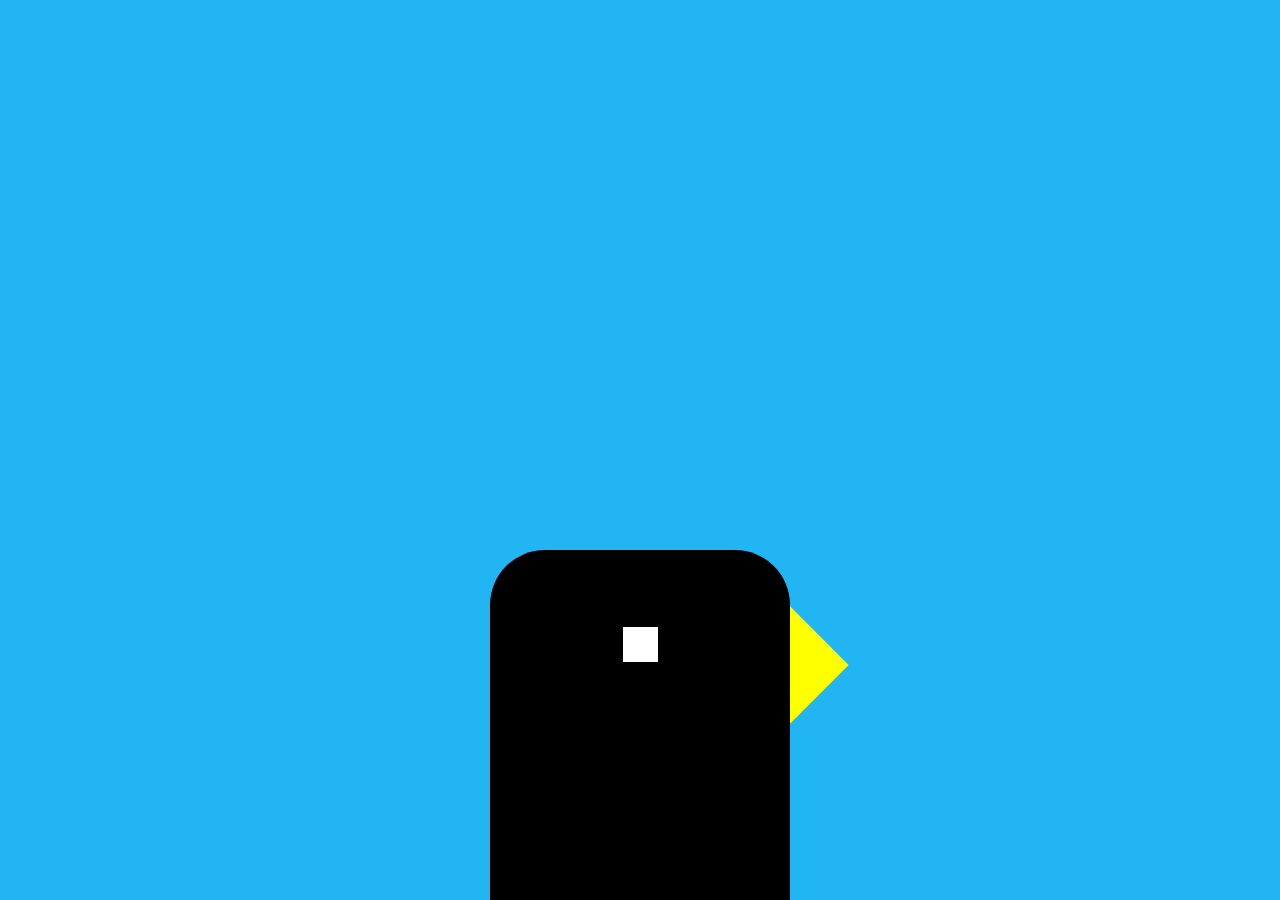
<file: week1/bird/index.html>
<!DOCTYPE html>
<html lang="en">
<head>
    <meta charset="UTF-8">
    <meta http-equiv="X-UA-Compatible" content="IE=edge">
    <meta name="viewport" content="width=device-width, initial-scale=1.0">
    <title>Bird</title>
    <link rel="stylesheet" href="style.css"/>

</head>
<body>
    <div class="Bird">
    <div class="body">
    <div class="eye"></div>
    </div>
    <div class="beak"></div>
    </div>
</body>
</html>
</file>
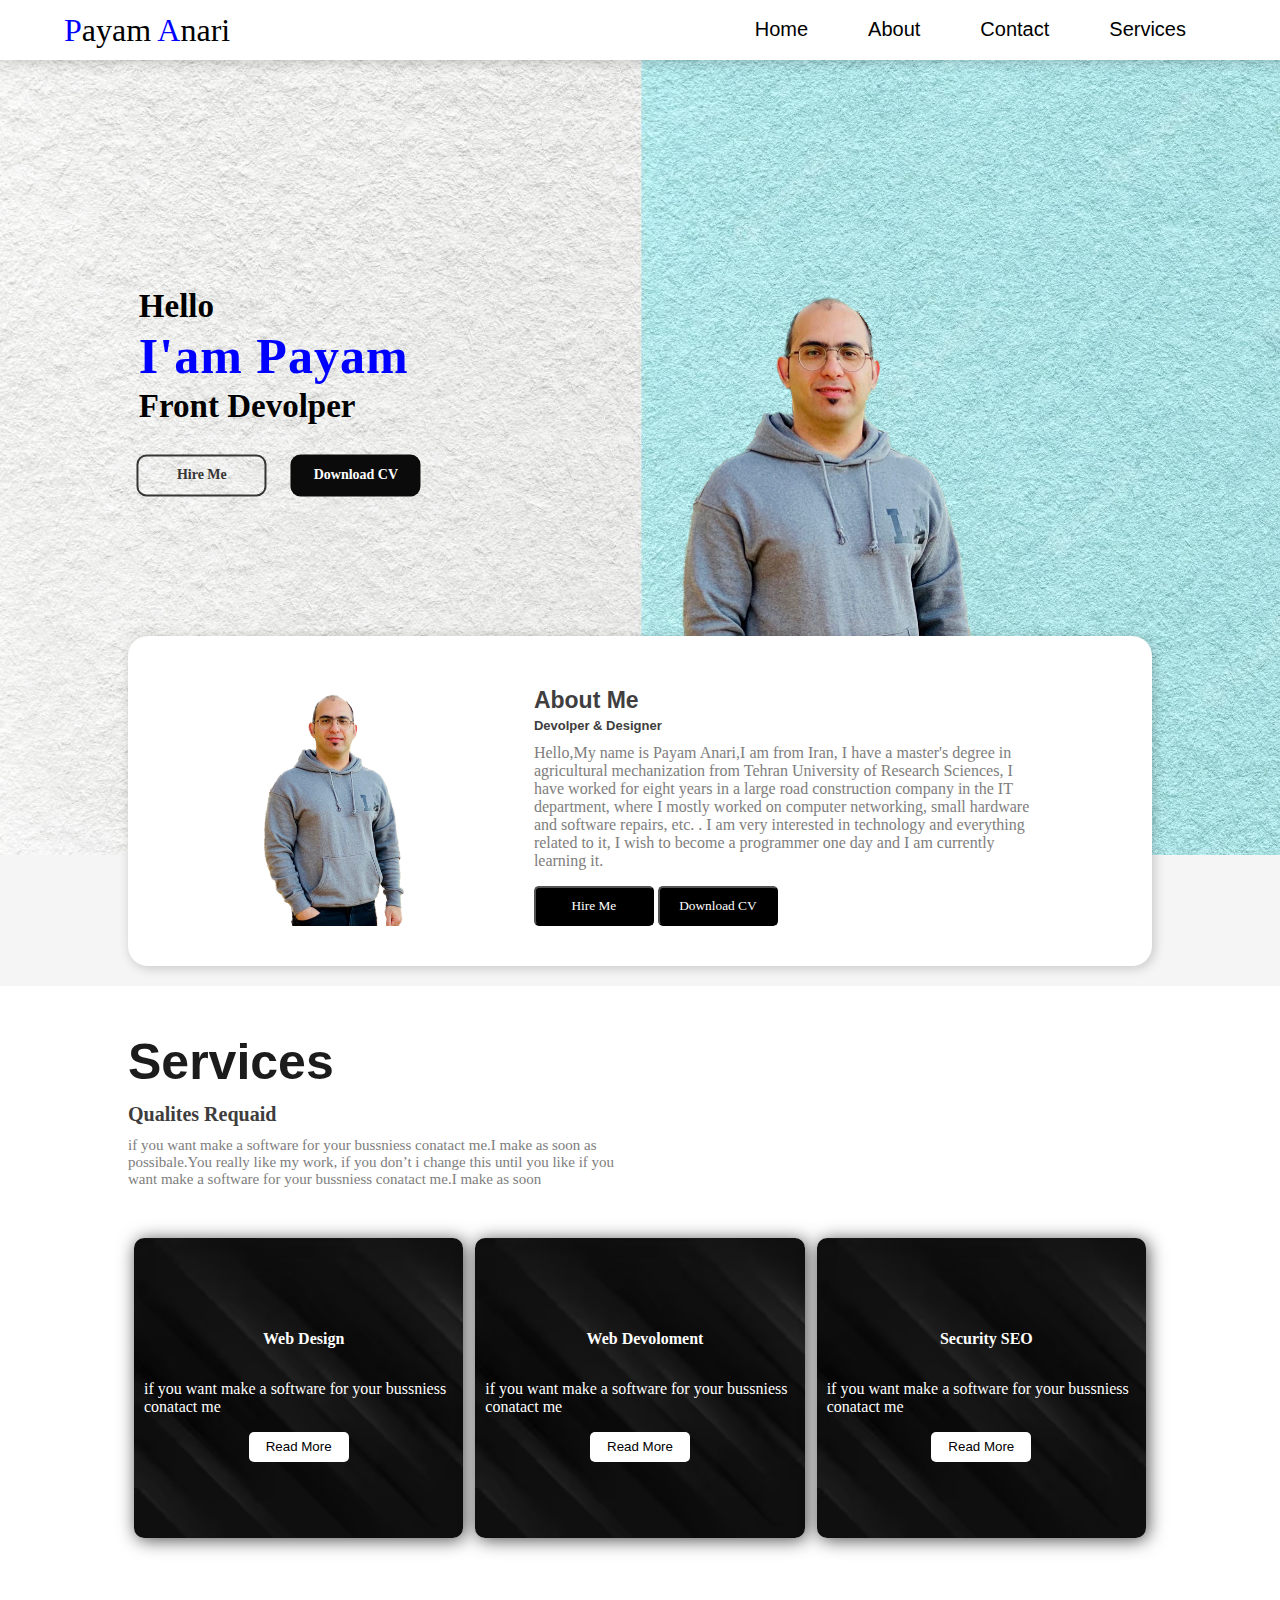
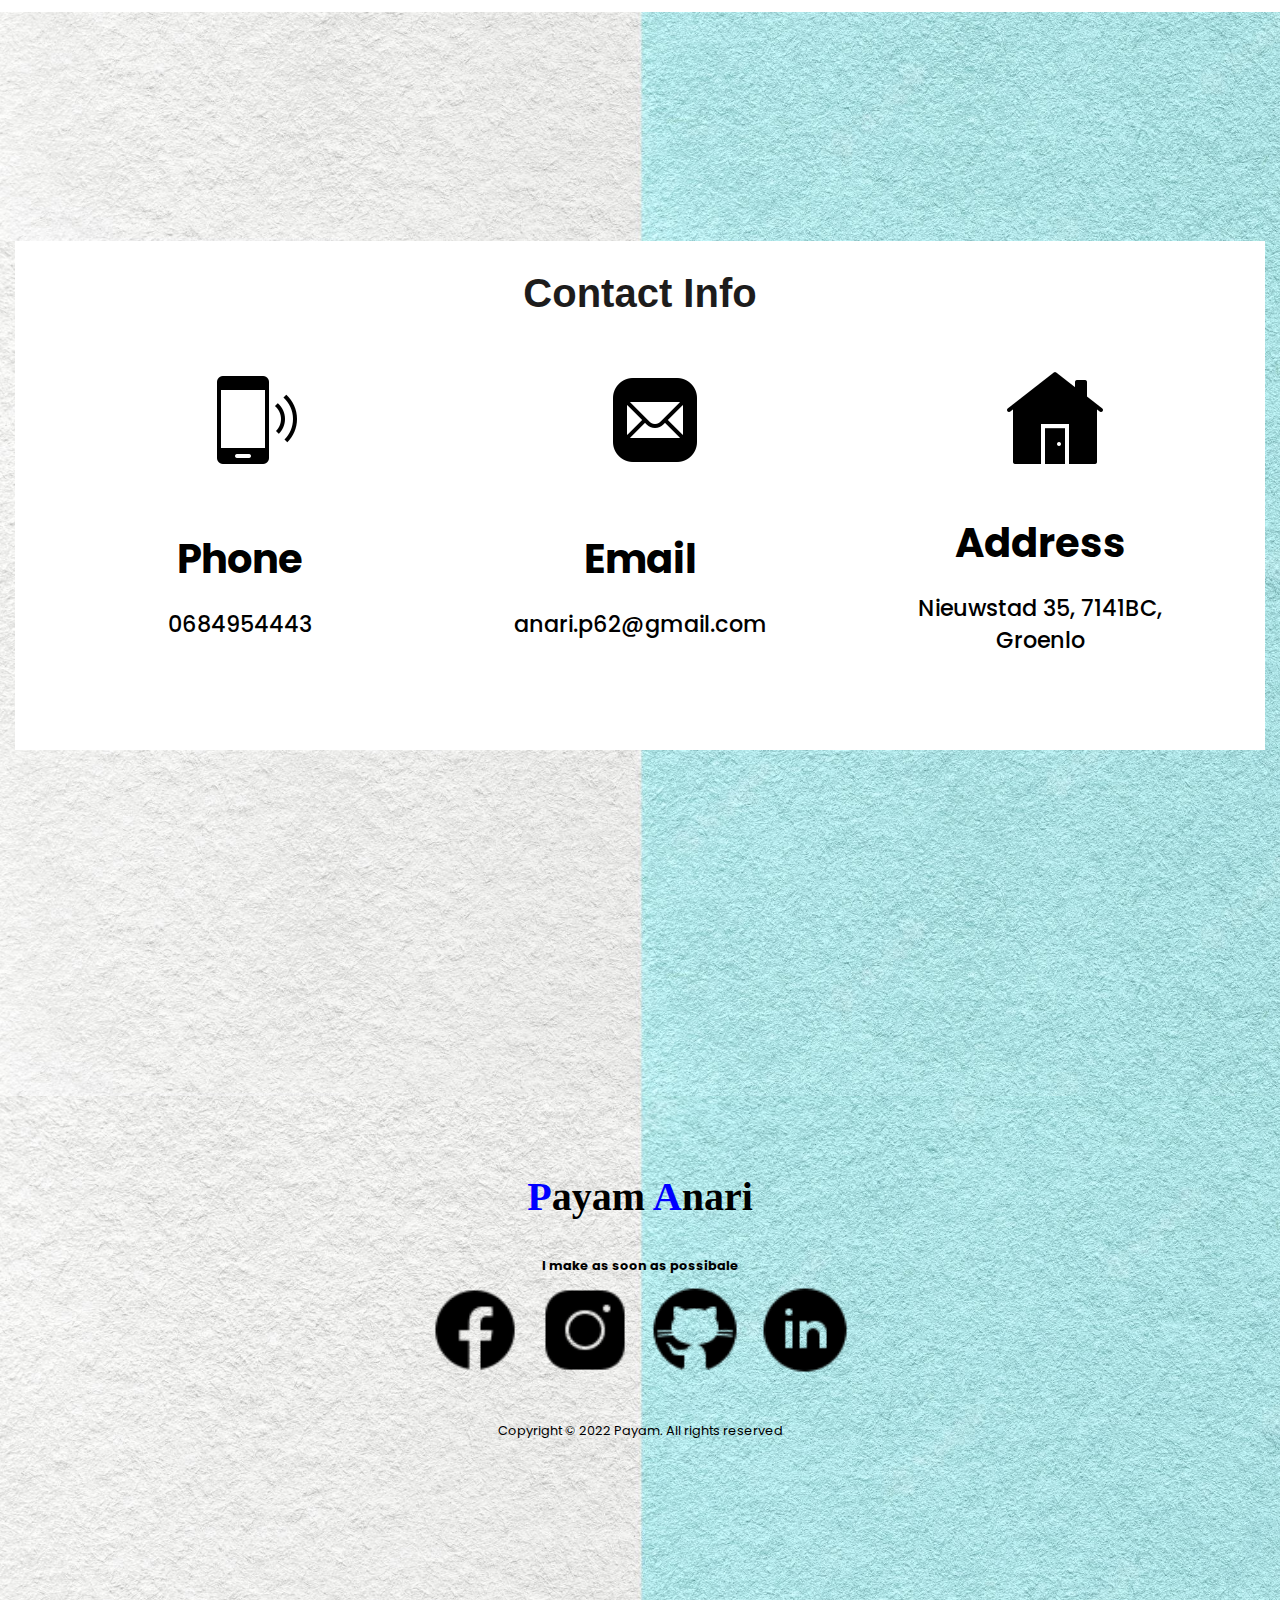
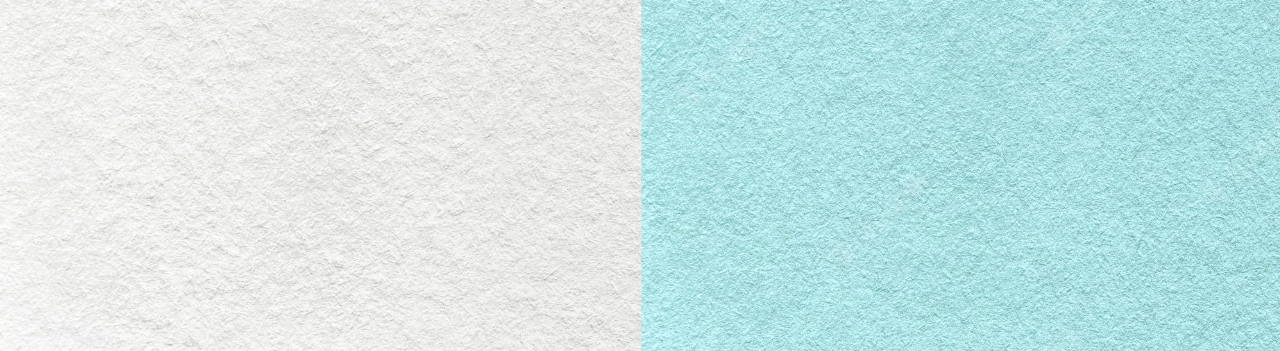
<file: week1/Digital Resume/index.html>
<!DOCTYPE html>
<html lang="en">
<head>
  <meta charset="UTF-8">
  <meta http-equiv="X-UA-Compatible" content="IE=edge">
  <meta name="viewport" content="width=device-width, initial-scale=1.0">
  <title>Portfolio</title>
  <link rel="stylesheet" href="style.css">
  <link href='https://fonts.googleapis.com/css?family=Poppins' rel='stylesheet'>
</head>
<body>
  <section>
    <!-- Nav-->
    <nav>
      <a href="#" class="logo"><span>P</span>ayam <span>A</span>nari </a>
      <ul>
        <li><a href="#home">Home</a></li>
        <li><a href="#about">About</a></li>
        <li><a href="#contact">Contact</a></li>
        <li><a href="#services">Services</a></li>
      </ul>
      <div class="toggle"></div>
    </nav>
        <!-- Home-->

    <div class="text-container">
      <p>Hello</p>
      <p>I'am Payam</p>
      <p>Front Devolper</p>
      <button class="hire-btn">Hire Me</button>
      <button class="down-cv">Download CV</button>
    </div>
    <img class="model" src="images/payam.png" alt="model">

        <!-- About-->

    <div class="about-container">
      <img src="images/payam.png" alt="payam">
    <div class="about-text">
      <p>About Me</p>
      <p>Devolper & Designer</p>
      <p>Hello,My name is Payam Anari,I am from Iran, I have a master's degree in agricultural mechanization from Tehran University of Research Sciences, I have worked for eight years in a large road construction company in the IT department, where I mostly worked on computer networking, small hardware and software repairs, etc.  .  I am very interested in technology and everything related to it, I wish to become a programmer one day and I am currently learning it.  </p>
    <button>Hire Me</button>
    <button>Download CV</button>
    </div>
    </div>

        <!-- Services-->

  <section id="services">
    <div class="services">
      <div class="services-text">
        <p>Services</p>
        <p>Qualites Requaid</p>
        <p>if you want make a software for your bussniess conatact me.I make as soon as possibale.You really like my work, if you don&#8217;t i change this until you like if you want make a software for your bussniess conatact me.I make as soon</p>
      </div>
      <div class="box-container">
        <div class="icon">
        </div>
        <div class="box-1">
          <p class="heading">Web Design</p>
          <p class="details">if you want make a software for your bussniess conatact me</p>
         <button>Read More</button>
        </div>
        <div class="icon">
        </div>
       <div class="box-2">
        <p class="heading">Web Devoloment</p>
        <p class="details">if you want make a software for your bussniess conatact me</p>
        <button>Read More</button>
       </div>
       <div class="icon">
      </div>
       <div class="box-3">
        <p class="heading">Security SEO</p>
        <p class="details">if you want make a software for your bussniess conatact me</p>
        <button>Read More</button>
       </div>
      </div>
    </div>
     </section>

         <!--Contact-->

        <section id="contact">
          <div class="contact container">
            <div>
              <h1 class="se-title">Contact Info</h1>
            </div>
            <div class="contact-items">
              <div class="contact-item">
                <div class="icon"><img src="images/icon1.png" /></div>
                <div class="contact-info">
                  <h1>Phone</h1>
                  <h2>0684954443</h2>
                </div>
              </div>
              <div class="contact-item">
                <div class="icon"><img src="images/icon2.png" />
                </div>
                <div class="contact-info">
                  <h1>Email</h1>
                  <h2>anari.p62@gmail.com</h2>
                </div>
              </div>
              <div class="contact-item">
                <div class="icon"><img src="images/icon3.png" /></div>
                <div class="contact-info">
                  <h1>Address</h1>
                  <h2>Nieuwstad 35, 7141BC, Groenlo</h2>
                </div>
              </div>
            </div>
          </div>
          </section>

              <!-- Footer-->

          <section id="footer">
            <div class="footer container">
              <div class="logo">
                <h1><span>P</span>ayam <span>A</span>nari</h1>
              </div>
              <h2>I make as soon as possibale</h2>
              <div class="social-icon">
                <div class="social-item">
                  <a target="-blank" href="https://m.facebook.com/payam.anari?_rdr"><img src="images/icon4.png" /></a>
                </div>
                <div class="social-item">
                  <a target="-blank" href="https://www.instagram.com/payam.anari/"><img src="images/icon7.png" /></a>
                </div>
                <div class="social-item">
                  <a target="-blank" href="https://github.com/PayamAnari"><img src="images/icon5.png" /></a>
                </div>
                <div class="social-item">
                  <a target="-blank" href=""><img src="images/icon6.png" /></a>
                </div>
              </div>
              <p>Copyright © 2022 Payam. All rights reserved</p>
            </div>
  </section>
</body>
</html>
</file>
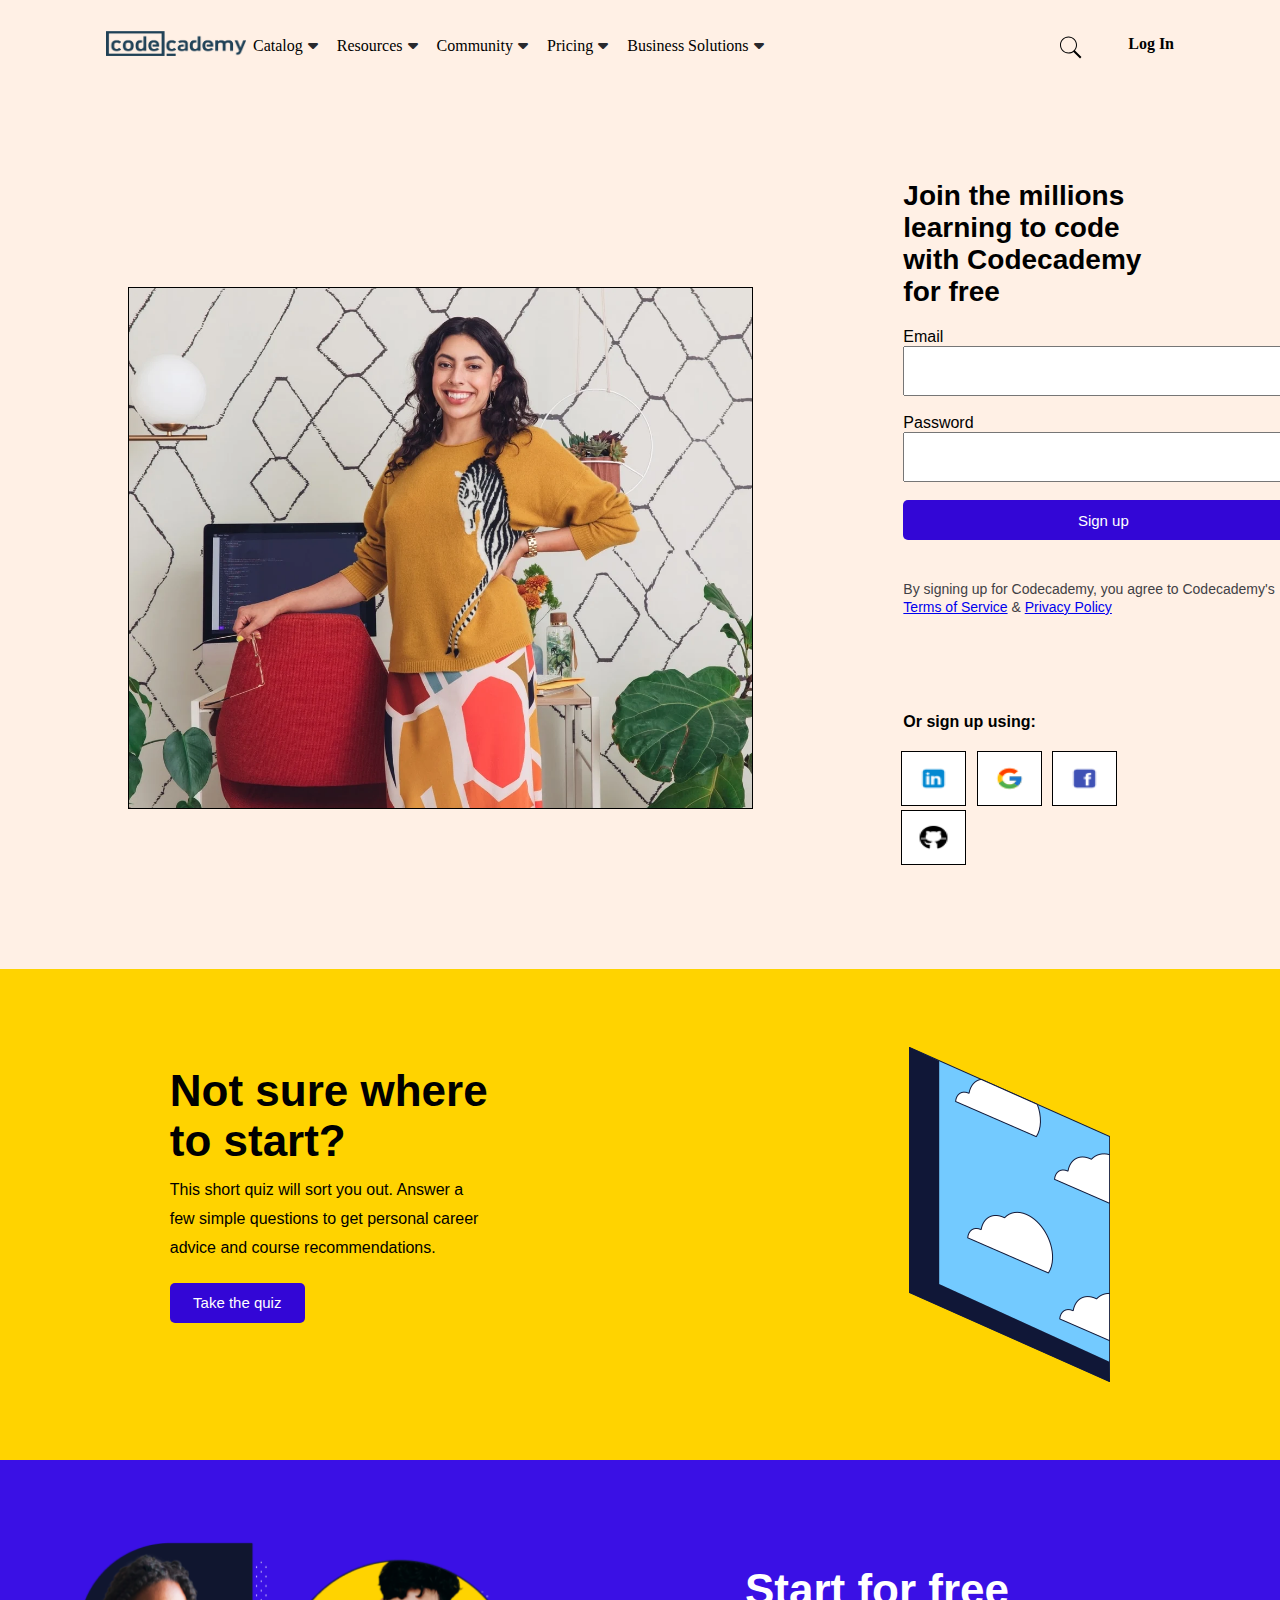
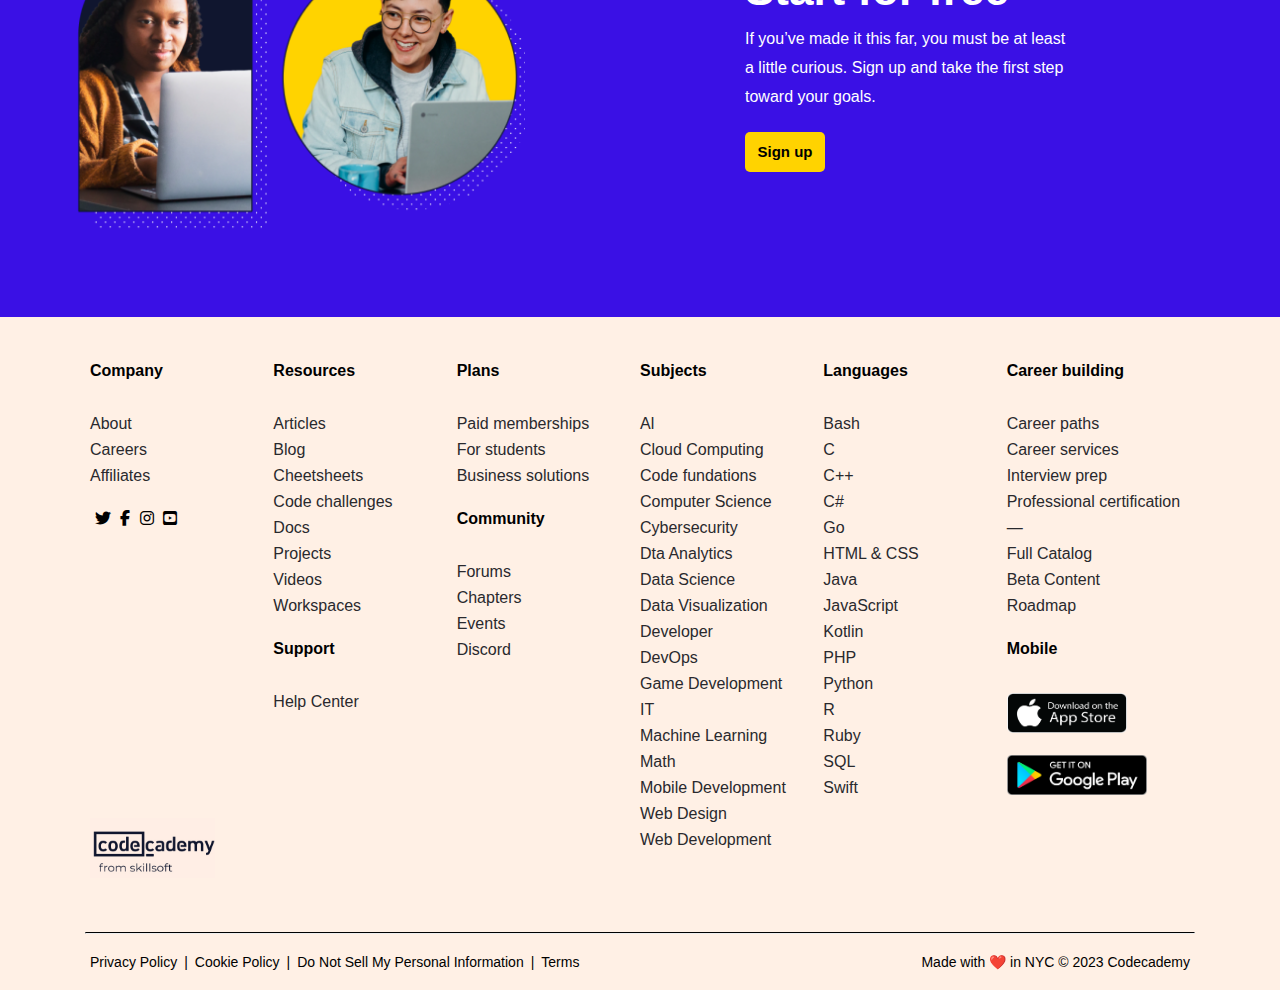
<file: week2/WEBSITENAME-copy/index.html>
<!DOCTYPE html>
<html lang="en">
<head>
  <meta charset="UTF-8">
  <meta http-equiv="X-UA-Compatible" content="IE=edge">
  <meta name="viewport" content="width=device-width, initial-scale=1.0">
  <link rel="stylesheet" href="style.css">
  <link rel="stylesheet" href="https://cdnjs.cloudflare.com/ajax/libs/font-awesome/6.3.0/css/all.min.css">
  <title>codecademy</title>
</head>
<body>
  <header>
    <!-- Header-->
    <div class="logo-container">
      <div class="logo">
        <img src="images/logo.png" alt="logo">
      </div>
    </div>
    <nav>
      <ul class="nav-links">
          <li ><a class="nav-link" href="#">Catalog<i class="fa fa-caret-down"></i></a></li>
          <li ><a class="nav-link" href="#">Resources<i class="fa fa-caret-down"></i></a></li>
          <li ><a class="nav-link" href="#">Community<i class="fa fa-caret-down"></i></a></li>
          <li ><a class="nav-link" href="#">Pricing<i class="fa fa-caret-down"></i></a></li>
          <li ><a class="nav-link" href="#">Business Solutions<i class="fa fa-caret-down"></i></a></li>
      </ul>
    </nav>
    <div class="end">
    <div class="search">
      <img src="images/icons8-search.svg" alt="search">
    </div>
    <!--Log in section-->
    <div class="log">Log In</div>
  </div>
  </header>
    <!--Main section-->
  <main>
    <section class="present">
      <div class="cover">
        <img src="images/bd870120b390f25da8a6b059020cd183.webp" alt="">
      </div>
      <div class="introduction">
      <div class="intro-text">
        <h1>Join the millions learning to code with Codecademy for free</h1>
      </div>
      <!--Form section-->
        <form class="form">
          <label for="Email">Email</label><br />
          <input type="text" id="username" name="username"><br />
          <br>
          <label for="password">Password</label><br />
          <input type="password" id="password" name="password"><br />
          <br>
          <button type="submit">Sign up</button>
          <br>
          <p>By signing up for Codecademy, you agree to Codecademy's </p>
          <p><a href="url">Terms of Service</a> & <a href="url">Privacy Policy</a></p>
        </form>
      <!--Social section-->
       <div class="social">
        <p>Or sign up using:</p>
        <div class="social-icon">
        <div class="social-item">
          <a href="#"><img src="images/icon1.png"></a>
          <a href="#"><img src="images/icon2.png"></a>
          <a href="#"><img src="images/icon3.png"></a>
          <a href="#"><img src="images/icon4.png"></a>
        </div>
        </div>
       </div>
    </div>
    </section>
    <!--Window section-->
    <section class="window">
    <div class="window-container">
      <img src="images/www.png" alt="window">
      <div class="window-text">
      <h2>Not sure where</h2>
        <h3>to start?</h3>
        <p>This short quiz will sort you out. Answer a<br> few simple questions to get personal career<br> advice and course recommendations.</p>
        <button>Take the quiz</button>
      </div>
    </div>
  </section>
  </main>
    <!--Woman section-->
  <section class="woman">
    <div class="woman-container">
      <img src="images/woman2.webp" alt="">
      <div class="woman-text">
      <h4>Start for free</h4>
      <p>If you’ve made it this far, you must be at least<br> a little curious. Sign up and take the first step<br> toward your goals.</p>
      <button>Sign up</button>
      </div>
    </div>
  </section>
   <!--Footer-->
  <footer>
    <div class="main">
      <div class="tag">
        <h1>Company</h1>
        <p>About</p>
        <p>Careers</p>
        <p>Affiliates</p>
        <div class="social">
          <ul>
            <li><i class="fa-brands fa-twitter"></i></li>
            <li><i class="fa-brands fa-facebook-f"></i></li>
            <li><i class="fa-brands fa-instagram"></i></li>
            <li><i class="fa-brands fa-square-youtube"></i></li>
          </ul>
        </div>
        <img class="code" src="images/IMG_1663.jpg" alt="">
      </div>
    <div class="tag">
      <h1>Resources</h1>
      <p>Articles</p>
      <p>Blog</p>
      <p>Cheetsheets</p>
      <p>Code challenges</p>
      <p>Docs</p>
      <p>Projects</p>
      <p>Videos</p>
      <p>Workspaces</p>
      <h2>Support</h2>
      <p>Help Center</p>
    </div>
    <div class="tag">
      <h1>Plans</h1>
      <p>Paid memberships</p>
      <p>For students</p>
      <p>Business solutions</p>
      <h2>Community</h2>
      <p>Forums</p>
      <p>Chapters</p>
      <p>Events</p>
      <p>Discord</p>
    </div>
    <!--I tried to put the vertical line here, but unfortunately ,after putting the line ,the rest of the parts were messed up,and i could'nt find a way-->
    <!-- <hr width="1" size="500" style="0 auto"/> -->
    <div class="tag">
      <h1>Subjects</h1>
      <p>Al</p>
      <p>Cloud Computing</p>
      <p>Code fundations</p>
      <p>Computer Science</p>
      <p>Cybersecurity</p>
      <p>Dta Analytics</p>
      <p>Data Science</p>
      <p>Data Visualization</p>
      <p>Developer</p>
      <p>DevOps</p>
      <p>Game Development</p>
      <p>IT</p>
      <p>Machine Learning</p>
      <p>Math</p>
      <p>Mobile Development</p>
      <p>Web Design</p>
      <p>Web Development</p>
    </div>
    <div class="tag">
      <h1>Languages</h1>
      <p>Bash</p>
      <p>C</p>
      <p>C++</p>
      <p>C#</p>
      <p>Go</p>
      <p>HTML & CSS</p>
      <p>Java</p>
      <p>JavaScript</p>
      <p>Kotlin</p>
      <p>PHP</p>
      <p>Python</p>
      <p>R</p>
      <p>Ruby</p>
      <p>SQL</p>
      <p>Swift</p>
    </div>
    <div class="tag">
      <h1>Career building</h1>
      <p>Career paths</p>
      <p>Career services</p>
      <p>Interview prep</p>
      <p>Professional certification</p>
      <p>—</p>
      <p>Full Catalog</p>
      <p>Beta Content</p>
      <p>Roadmap</p>
      <h2>Mobile</h2>
      <div class="mob">
        <img class="apple"src="images/apple1.png" alt="">
        <br>
        <br>
        <img class="google" src="images/google.png" alt="">
      </div>
      </div>
    </div>
    <hr>
    <div class="last">
      <h3><a href="#">Privacy Policy</a>&ensp;|&ensp;<a href="#">Cookie Policy</a>&ensp;|&ensp;<a href="#">Do Not Sell My Personal Information</a>&ensp;|&ensp;<a href="#">Terms</a></h3>
      <p>Made with ❤️ in NYC © 2023 Codecademy</p>
    </div>
  </footer>
</body>
</html>
</file>
<file: week1/bird/style.css>
body{
    background-color: rgb(34, 181, 244);
}
.Bird {
    position: absolute;
    left: 50%;
    bottom: 0;
    transform: translateX(-50%);
    
}

.body {
    position: relative;
    background-color: black;
    width: 300px;
    height: 350px;
    border-radius: 55px 55px 0 0;
    
}
.eye {
    position: relative;
    background-color: white;
    width: 35px;
    height: 35px;
    margin: auto;
    top: 22%;

}
.beak {
    position: absolute;
    background-color: yellow;
    width: 90px;
    height: 90px;
    right: -40px;
    top: 20%;
    z-index: -1;
    transform: rotate(405deg);
}
</file>
<file: week1/Digital Resume/style.css>
body {
  background-color: #f6f5f5;
  font-family:poppins;
  margin: 0px;
  padding: 0px;
}
ul {
  list-style: none;
}
a {
  text-decoration: none;
}
section {
  width: 100%;
  height: 95vh;
  background-image: url(images/image2.jpg);
  background-size: cover;
  background-repeat: no-repeat;
  position: relative;
}

/* Nav */
nav {
  display: flex;
  justify-content: space-between;
  align-items: center;
  height: 60px;
  background-color: #ffffff;
  box-shadow: 2px 2px 12px rgba(0,0,0,0.2);
  padding: 0px 5%;
}
nav ul {
  display: flex;
}
.toggle {
  display: none;
}
nav ul li a {
  margin: 30px;
  color: black;
  font-size: 20px;
  font-weight: 700px;
  font-family: 'Lucida Sans', 'Lucida Sans Regular', 'Lucida Grande', 'Lucida Sans Unicode', Geneva, Verdana, sans-serif;
}
nav ul li a:hover {
  color: rgb(13, 227, 255);
}
.logo {
  font-family: georgia;
  color: #000000;
  font-size: 32px;
}
span {
  color: blue;
}

/*Home*/
.model {
  height: 530px;
  position: absolute;
  top: 30%;
  left: 70%;
  transform: translateX(-70%);
}
.text-container p:nth-child(1) {
  font-family: calibri;
  font-weight: bold;
  color: black;
  font-size: 33px;
}
.text-container p:nth-child(2) {
  font-family: times;
  font-weight: bold;
  letter-spacing: 1px;
  color: blue;
  font-size: 50px;
}
.text-container p:nth-child(3) {
  font-family: calibri;
  font-weight: bold;
  color: black;
  font-size: 33px;
}
.text-container p {
  margin: 45px 12px 45px;
  line-height: 5px;
}
.text-container button {
  width: 130px;
  height: 42px;
  border-radius: 10px;
  font-family: calibri;
  font-weight: bold;
  font-size: 14px;
  outline: none;
  margin: 0px 10px;
}
.text-container {
  position: absolute;
  left: 13%;
  top: 42%;
  transform: translate(-13%,-42%);
}
.hire-btn {
  border: 2px solid #373636;
  color: #373636;
  background-color: transparent;
}
.hire-btn:hover {
  color: crimson;
}
.down-cv {
  background-color: #0b0b0b;
  color: #fff;
  border: none;
}
.down-cv:hover {
  color: crimson;
}
button:active {
  transform: scale(1.1);
}

/* About */
.about-container {
  width: 80%;
  height: 330px;
  background: #ffffff;
  border-radius: 20px;
  box-shadow: 2px 2px 12px rgba(0,0,0,0.2);
  display: flex;
  margin: 45% auto 20px auto;
  position: relative;
  justify-content: space-evenly;
  align-items: center;
}
.about-container img {
  height: 250px;
}
.about-text {
  width: 500px;
}
.about-text p:nth-child(1) {
  color: #403e3e;
  font-family: sans-serif;
  font-weight: bold;
  font-size: 23px;
  line-height: 0px;
}
.about-text p:nth-child(2) {
  color: #3e3d3d;
  font-size: 13px;
  font-family: sans-serif;
  font-weight: bold;
  line-height: 5px;
}
.about-text p:nth-child(3) {
  color: #7e7d7d;
  font-family: calibri;
  font-size: 16px;
}
.about-text button {
  width: 120px;
  height: 40px;
  color: #ffffff;
  font-family: calibri;
  background-color: black;
  border-radius: 5px;
}
.about-text button:hover {
  color: crimson;
}
/* Services*/
.services {
  height: 600px;
  background-color: #ffffff;
  padding: 2% 10% 0px 10%;
}
.services-text p:nth-child(1) {
  font-family: sans-serif;
  font-weight: bold;
  color: #1d1c1c;
  font-size: 50px;
  line-height: 0px;
}
.services-text p:nth-child(2) {
  font-family: calibri;
  font-weight: bold;
  color: #3e3d3d;
  font-size: 20px;
  line-height: 5px;
}
.services-text p:nth-child(3) {
  font-family: calibri;
  color: #7e7d7d;
  font-size: 15px;
}
.services-text {
  width: 500px;
  margin: 50px 0px;
}
.box-container {
  display: flex;
  justify-content: space-between;
}
.box-1, .box-2, .box-3 {
  width: 450px;
  height: 300px;
  background-repeat: no-repeat;
  background-size: cover;
  box-shadow: 2px 2px 18px rgba(0,0,0,0.7);
  align-items: center;
  justify-content: center;
  display: flex;
  flex-direction: column;
  margin: 0px 6px;
  border-radius: 10px;
}


.heading {
  padding-left: 10px;
  color: white;
  font-family: georgia;
  font-weight: bold;
}
.details {
  font-family: calibri;
  font-weight: lighter;
  padding-left: 10px;
  color: white;
}
.box-1 {
  background-image: url(images/black.jpg);
}
.box-2 {
  background-image: url(images/black.jpg);
}
.box-3 {
  background-image: url(images/black.jpg);
}
.box-1 button,
.box-2 button,
.box-3 button {
  width: 100px;
  height: 30px;
  background-color: #ffffff;
  border: none;
  outline: none;
  border-radius: 5px;
}
.box-1 button:hover {
  color: crimson;
}
.box-2 button:hover {
  color: crimson;
}
.box-3 button:hover {
  color: crimson;
}

/* Contact*/
#contact .contact {
  flex-direction: row;
  display: grid;
  max-width: 1200px;
  margin: 0 auto;
  width: 100%;
  padding: 25px;
  background-color: white;
}

#contact .contact-items {
		width: 100%;
		display: flex;
		flex-direction: row;
		justify-content: space-evenly;
		margin: 0;
	}
#contact .contact-item {
  width: 60%;
  padding: 20px;
  text-align: center;
  border-radius: 10px;
  margin: 30px;
  display: grid;
  justify-content: center;
  align-item: center;
  flex-direction: column;
  box-shodow: 0px 0pc 18px #212121;
  transition: 0.3s ease box-shadow;
}
#contact .contact-item:hover{
  box-shadow: 0px 0px 7px 0 #212121;
}
#contact .icon {
  width: 70px;
  margin: 0 auto;
  margin-bottom: 10px;
}
#contact .contact-info h1 {
  font-size: 2.5rem;
  font-weight: bold;
  margin-bottom: 5px;
}
#contact .contact-info h2 {
  font-size: 1.4rem;
  line-height: 2rem;
  font-weight: 500;
}
.se-title {
  font-family: sans-serif;
  font-weight: bold;
  color: #1d1c1c;
  font-size: 40px;
  line-height: 0px;
  text-align: center;
}

/* Footer */
#footer .footer {
  display: flex;
  flex-direction: column;
  text-align: center;
  padding-top: 50px;
}

#footer h2 {
  color: black;
  font-weight: 200px;
  font-size: 0.8rem;
  margin-top: 10px;
  margin-bottom: 10px;
}
#footer .social-icon {
  position: relative;
  display: flex;
  flex-direction: row;
  justify-content: center;
  align-items: center;
}
#footer .social-item img {
  height: 90px;
  width: 90px;
  margin: 0 10px;
}
#footer p {
  color: black;
  font-size: 0.8rem;
  margin-top: 40px;
}
.footer .logo {
  font-size: 20px;
}
</file>
<file: week2/WEBSITENAME-copy/style.css>
@import url('https://fonts.cdnfonts.com/css/apercu');
                             
* {
  padding: 0;
  margin: 0;
  box-sizing: border-box;
}
body {
  font-family: "Apercu",-apple-system,BlinkMacSystemFont,"Segoe UI","Roboto","Ubuntu","Cantarell","Fira Sans","Droid Sans","Helvetica Neue",sans-serif;
  background-color: #FFF0E5;
}
header {
  display: flex;
  width: 85%;
  height: 10vh;
  margin: auto;
  align-items: center;
}
.nav-link i {
  border: none;
  outline: none;
  margin: 0;
  padding: 5px;
  color: #29292d;
}
.logo-container, .nav-links, .log, .search {
  display: flex;
}
.logo-container {
  flex: 1;
}
.logo img {
  width: 140px;
  height: 25px;
}
.logo {
  margin-left: 10px;
}
nav {
  flex: 9;
  margin-right: 50px;
}
.nav-links {
  justify-content: flex-start;
  list-style: none;
  margin-right: 20%;
}
.nav-link {
  font-weight: 400;
  font-family: "Apercu";
  color: black;
  font-size: 16px;
  text-decoration: none;
  padding: 7px;
}
.nav-link:hover {
  color: blueviolet;
}
.end {
  display: flex;
  justify-content: stretch;
}
.search {
  flex: 1;
  padding-right: 40px;
  padding-top: 5px;
}
.search img {
  width: 35px;
  height: 25px;
}
.search img:hover {
  background-color: #ebe9f0;
}
.log {
  flex: 2;
  font-family: "Apercu";
  font-size: 16px;
  font-weight: 700;
  padding-right: 10px;
  margin-top: 5px;
}
.log:hover {
  color: blueviolet;
  background-color: #ebe9f0;
}
.present {
  display: flex;
  width: 80%;
  margin: auto;
  min-height: 50vh;
  padding-top: 90px;
  align-items: center;
}
.cover img {
  height: 58vh;
  border: 1px solid black;
  position: relative;
  margin-bottom: 20px;
}
.cover {
  flex: 1;
  padding-right: 50px;
  padding-bottom: 30px;
}
.introduction {
  flex: 1;
  padding-left: 80px;
}
.intro-text h1 {
  font-size: 28px;
  font-weight: 700;
  padding-left: 20px;
}
form {
  min-height: 45vh;
  width: 200px;
  padding: 20px;
}
.form p {
  font-size: 14px;
  font-weight: 400;
  white-space: nowrap;
  color: #414145;
  display: inline-block;
}

input {
  width: 400px;
  height: 50px;
  padding: 10px;
}
button {
  width: 400px;
  height: 40px;
  color: white;
  background-color: #3306d6;
  border-radius: 5px;
  cursor: pointer;
  font-size: 15px;
  border: none;
  margin-bottom: 40px;
}
button:hover {
  background-color: #4b25d2;
}
.social p {
  font-size: 16px;
  font-weight: 700;
  margin-left: 15px;
}
.social {
  padding-bottom: 100px;
  margin-left: 5px;
}
.social-icon {
  display: flex;
  flex-direction: row;
  justify-content: left;
  align-items: center;
  padding-top: 20px;
  padding-left: 10px;
}
.social-item img {
  height: 55px;
  width: 65px;
  margin: 0 3px;
  border: 1px solid black;
  background-color: white;
}
.social-item img:hover {
  background-color: #ebe9f0;
}
.window {
  width: 100%;
  padding: 78px 0px;
  background-color: #FFD300;
}
.window-container {
  width: 1130px;
  max-width: 95%;
  margin: 0 auto;
  display: flex;
  align-items: center;
  justify-content: space-around;
}
.window-text {
  width: 550px;
  order: -1;
}
.window-img {
  height: auto;
  width: 420px;
}
.window-text h2 {
  font-size: 44px;
  font-weight: 700;
}
.window-text h3 {
  font-size: 44px;
  font-weight: 700;
}
.window-text p {
  font-size: 16px;
  font-weight: 400;
  line-height: 1.8;
  margin-top: 10px;
}
.window-text button {
  background-color: #3306d6;
  color: white;
  border-radius: 5px;
  cursor: pointer;
  font-size: 15px;
  border: none;
  width: 135px;
  height: 40px;
  margin-top: 20px;
}
.window-text button:hover {
  background-color: #4b25d2;
}
.woman {
  width: 100%;
  padding: 78px 0px;
  background-color: #3A10E5;
}
.woman-container {
  width: 1130px;
  max-width: 95%;
  margin: 0 auto;
  display: flex;
  align-items: center;
  justify-content: space-around;
}
.woman-text {
  width: 550px;
  color: white;
  margin-left: 220px;
}
.woman img {
  height: auto;
  width: 450px;
}
.woman-text h4 {
  font-size: 44px;
  font-weight: 700;
}
.woman-text p {
  font-size: 16px;
  font-weight: 400;
  line-height: 1.8;
  margin-top: 10px;
}
.woman-text button {
  background-color: #FFD300;
  color: black;
  border-radius: 5px;
  cursor: pointer;
  font-size: 15px;
  font-weight: bold;
  border: none;
  width: 80px;
  height: 40px;
  margin-top: 20px;
  transition: .3s ease filter;
}
.woman-text button:hover {
  filter: grayscale(0.5);
}

footer {
  background-color: #FFF0E5;
  padding: 20px 50px;
}
.main {
  display: grid;
  grid-template-columns: 1fr 1fr 1fr 1fr 1fr 1fr;
  margin-bottom: 50px;
  padding-left: 40px;
  padding-right: 40px;
}
.tag .social {
  display: flex;
  justify-content: left;
  align-items: center;
}
.code {
  width: 125px;
  height: 60px;
  margin-top: 190px;
}
.tag h1 {
   color: black;
   margin: 25px 0 35px 0;
   font-size: 16px;
   font-weight: 700;
}
.tag h2 {
  color: black;
   margin: 25px 0 35px 0;
   font-size: 16px;
   font-weight: 700;
}
.tag p {
  text-align: left;
  color: #29292d;
  cursor: pointer;
  font-size: 16px;
  font-weight: 400;
  transition: 0.3s;
  margin-top: 8px;
}
.tag p:hover {
  color: blueviolet;
}
.tag ul {
  list-style: none;
  color: black;
  margin-top: 25px;
  margin-right: 20px;
}
.tag ul li {
  display: inline-block;
  cursor: pointer;
  padding-right: 5px;
}
.tag ul li:hover {
  color: blueviolet;
}
.apple  {
  width: 120px;
  height: 40px;
}
.google {
  width: 140px;
  height: 40px;
}
hr {
  border-top: 1px solid black;
  width: 94%;
  margin: 0 auto;
}

.last p {
  font-size: 14px;
  font-weight: 400;
  text-decoration: none;
  color: black;
}
.last h3 a:hover {
  color: blueviolet;
}
.last h3 {
  font-size: 14px;    
  font-weight: 400;
  ;
}
.last h3 a {
  text-decoration: none;
  color: black
}
.last {
  display: flex;
  justify-content: space-between;
  padding-top: 20px;
  padding-left: 40px;
  padding-right: 40px;
}






/*  I tried so hard to make it responsive,
 but no matter what i tried, it didn't word ! 
 I think I have major issues with this part and
  I need to learn more !  */
/* Media Query*/
@media screen and (min-width: 768px) and (max-width: 1024px) {
   header {
    margin: auto;
    width: 80%;
   }
  .logo img {
    width: 110px;
    height: 20px;
  }
  .log {
    font-size: 12px;
  }
  .nav-links {
    flex-direction: column;
    align-items: center;
    padding-top: 80px;
    padding-bottom: 20px;
    padding-left: 100px;
    justify-content: center;
    text-align: center;
  }
  .present {
    flex-direction: column;
    flex-basis: 12%;
  }
  .introduction {
    margin-top: 5vh;
    text-align: center;
  }
  .cover {
    margin-right: 90px;
    height: 15%;
    width: 30%;
  }
  .intro-text {
    text-align: center;
    margin-right: 70px
    }
  .intro-text h1 {
    font-size: 23px;
    margin-right: 10px;
  }
  form {
    width: 80px;
    padding: 30px;
    margin-left: 20px;
  }
  .term {
    text-align: right;
  }
  
  .woman-container {
    flex-direction: column;
  }
  .window-img {
    height: 120px;
    width: 150px;
  }
  .woman-text {
    margin-top: 15px;
  }
  .social {
    margin-left: 90px;
  }
  .social p {
    text-align: left;
    margin-left: 90px;
  }
  .main {
    width: 100%;
    display: grid;
    grid-template-columns: repeat(2, 1fr);
    grid-gap: 20px;
  }

}
  

@media screen and (max-device-width: 480px) {
 
  .main {
    display: grid;
  grid-template-columns: 1fr 1fr;
  }

}
</file>
